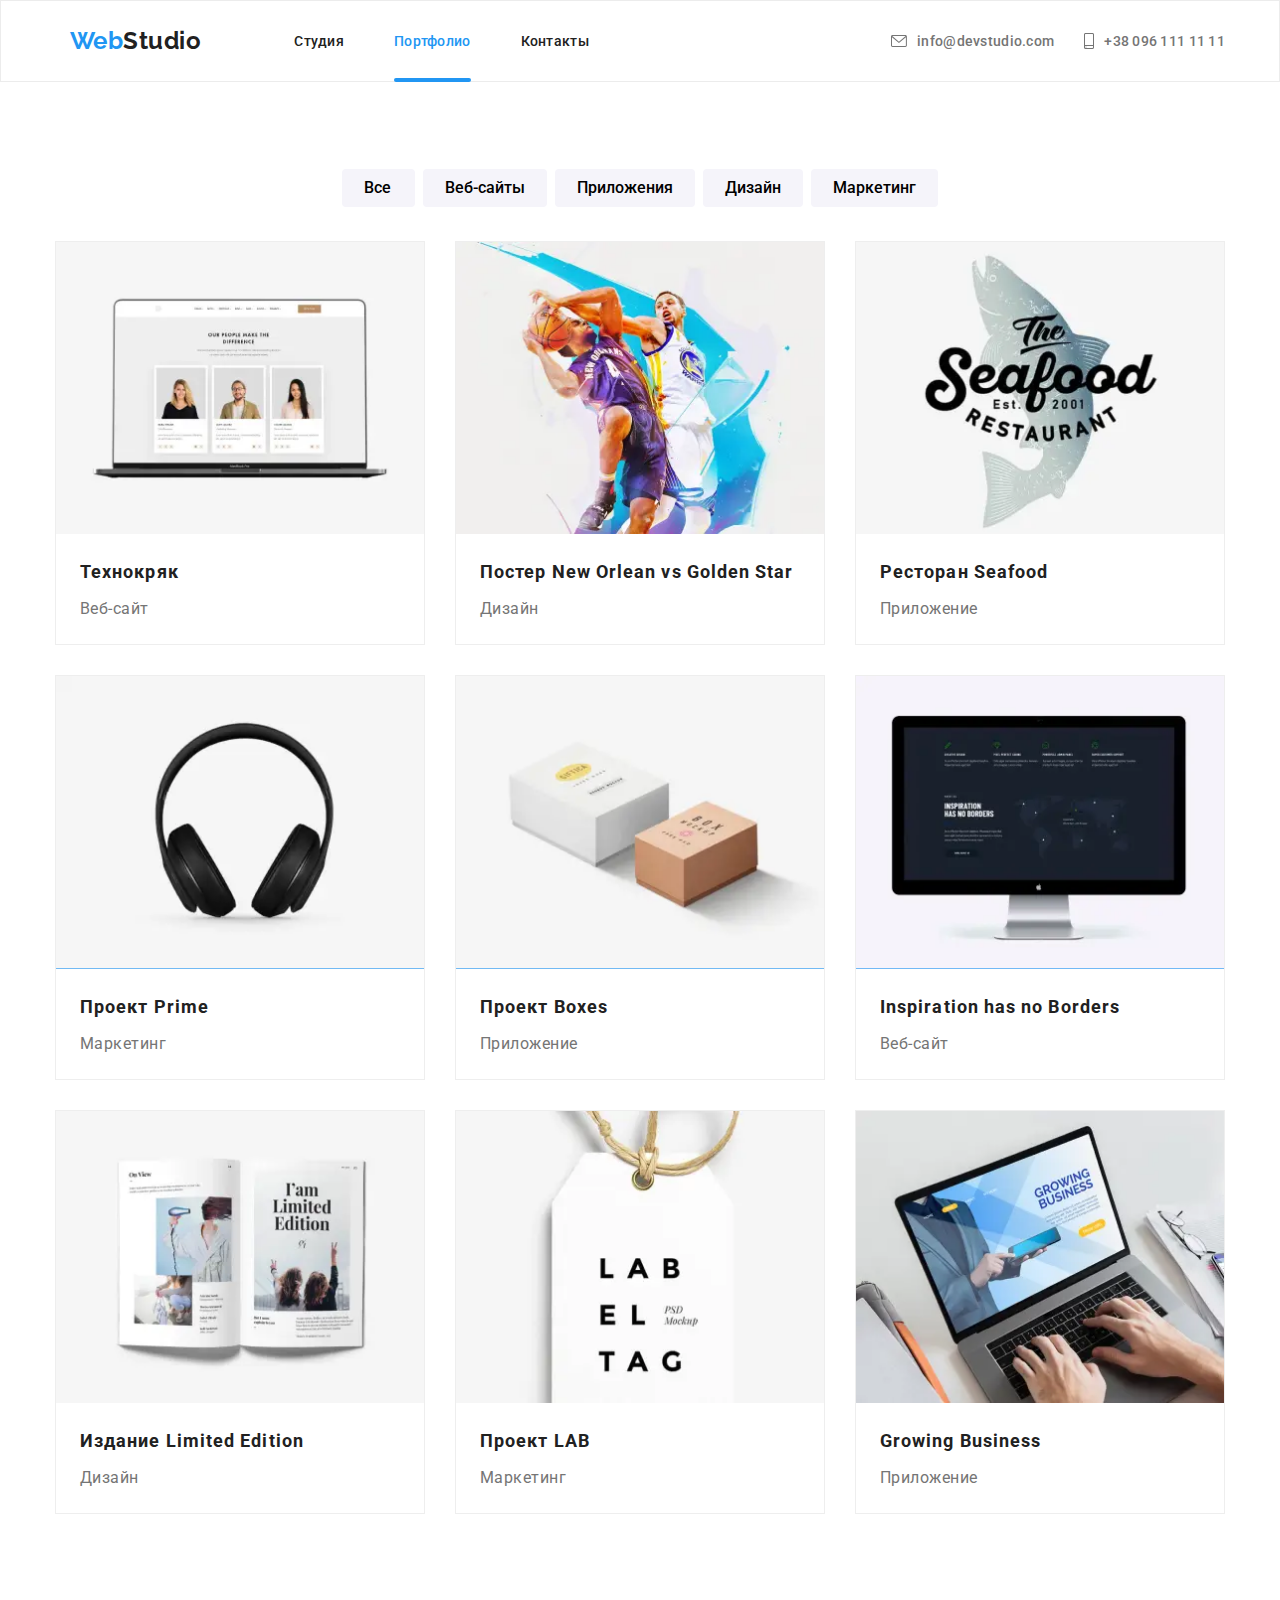
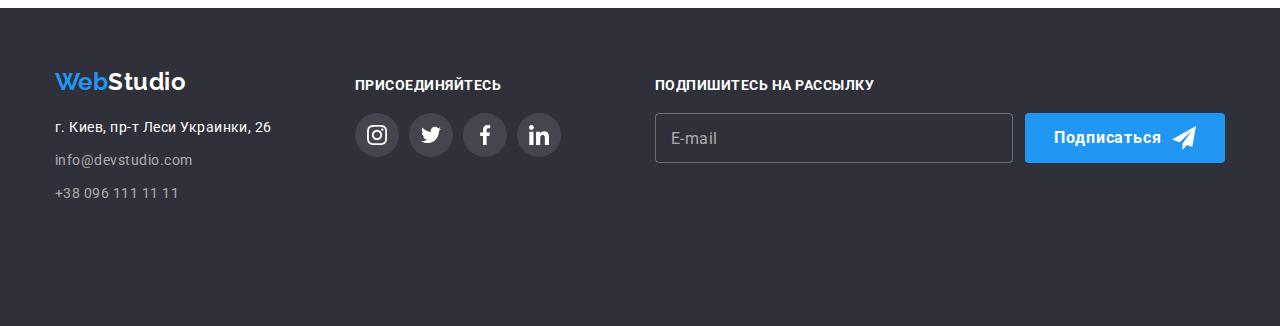
<file: portfolio.html>
<!DOCTYPE html>
<html lang="ru">
  <head>
    <meta charset="UTF-8" />
    <meta name="viewport" content="width=device-width, initial-scale=1.0" />
    <title>Portfolio</title>
    <link rel="preconnect" href="https://fonts.gstatic.com" />
    <link
      href="https://fonts.googleapis.com/css2?family=Raleway:wght@700&family=Roboto:wght@400;500;700&display=swap"
      rel="stylesheet"
    />
    <link
      rel="stylesheet"
      href="https://cdnjs.cloudflare.com/ajax/libs/modern-normalize/1.0.0/modern-normalize.min.css"
    />
    <link rel="stylesheet" href="./css/main.min.css" />
  </head>
  <body>
    <header class="page-header">
      <div class="container page-header-container">
        <nav class="navigation">
          <a href="./index.html" class="logo">Web<span class="logo-color">Studio</span></a>
          <ul class="site-nav list">
            <li class="item"><a class="link" href="./index.html">Студия</a></li>
            <li class="item">
              <a class="link link2 link current" href="">Портфолио</a>
            </li>
            <li class="item"><a class="link" href="">Контакты</a></li>
          </ul>
        </nav>
        <ul class="info list">
          <li class="item">
            <a href="mailto:info@devstudio.com" class="link link-mail">
              <svg class="icon-contact1">
                <use href="./img/symbol-defs2.svg#icon-envelope"></use></svg
              >info@devstudio.com</a
            >
          </li>
          <li class="item">
            <a href="tel:+380961111111" class="link">
              <svg class="icon-contact2">
                <use href="./img/symbol-defs2.svg#icon-smartphone"></use></svg
              >+38 096 111 11 11</a
            >
          </li>
        </ul>

        <button class="burger-btn" data-menu-open>
          <svg class="burger-btn-icon">
            <use href="./img/symbol-defs2.svg#burger-icon"></use>
          </svg>
        </button>
      </div>
      <div class="mobile-menu is-menu-hidden" data-menu>
        <button type="button" class="mobile-menu-close-btn">
          <svg class="mobile-menu-close-icon" data-menu-close>
            <use href="./img/symbol-defs2.svg#icon-close"></use>
          </svg>
        </button>
        <ul class="mobile-menu-navigation-list list">
          <li class="mobile-menu-navigaiton-item">
            <a class="mobile-menu-navigation-link" href="./index.html">Студия</a>
          </li>
          <li class="mobile-menu-navigaiton-item">
            <a class="mobile-menu-navigation-link linkcurrent" href="">Портфолио</a>
          </li>
          <li class="mobile-menu-navigaiton-item">
            <a class="mobile-menu-navigation-link" href="">Контакты</a>
          </li>
        </ul>
        <div class="mobile-contacts">
          <ul class="mobile-menu-contacts list">
            <li class="mobile-menu-contacts-item">
              <a href="tel:+380961111111" class="mobile-menu-contacts-link linkcurrent">+38 096 111 11 11</a>
            </li>
            <li class="mobile-menu-contacts-item">
              <a href="mailto:info@devstudio.com" class="mobile-menu-contacts-link2">info@devstudio.com</a>
            </li>
          </ul>

          <ul class="mobile-social-links-list list">
            <li class="mobile-social-link"><a href=""></a>Instagram</li>
            <li class="mobile-social-link"><a class="mob-social-link" href=""></a>Twitter</li>
            <li class="mobile-social-link"><a class="mob-social-link" href=""></a>Facebook</li>
            <li class="mobile-social-link"><a class="mob-social-link" href=""></a>LinkedIn</li>
          </ul>
        </div>
      </div>
    </header>
    <main>
      <section class="section-examples">
        <div class="container">
          <ul class="list-button list">
            <li class="item">
              <button type="button" class="button-type">Все</button>
            </li>
            <li class="item">
              <button type="button" class="button-type">Веб-сайты</button>
            </li>
            <li class="item">
              <button type="button" class="button-type">Приложения</button>
            </li>
            <li class="item">
              <button type="button" class="button-type">Дизайн</button>
            </li>
            <li class="item">
              <button type="button" class="button-type">Маркетинг</button>
            </li>
          </ul>

          <!--Примеры работ-->

          <h2 hidden>Примеры работ</h2>
          <ul class="examples list">
            <li class="cards">
              <a class="linkcard link" href="">
                <div class="card-img">
                  <picture>
                    <source
                      srcset="
                        ./img/portfolio/portfolio-desktop/portfolio-desktop-01.webp    1x,
                        ./img/portfolio/portfolio-desktop/portfolio-desktop-01@2x.webp 2x,
                        ./img/portfolio/portfolio-desktop/portfolio-desktop-01@3x.webp 3x
                      "
                      media="(min-width: 1200px)"
                      type="image/webp"
                    />

                    <source
                      srcset="
                        ./img/portfolio/portfolio-desktop/portfolio-desktop-01.jpg    1x,
                        ./img/portfolio/portfolio-desktop/portfolio-desktop-01@2x.jpg 2x,
                        ./img/portfolio/portfolio-desktop/portfolio-desktop-01@3x.jpg 3x
                      "
                      media="(min-width: 1200px)"
                    />

                    <source
                      srcset="
                        ./img/portfolio/portfolio-tablet/portfolio-tablet-01.webp    1x,
                        ./img/portfolio/portfolio-tablet/portfolio-tablet-01@2x.webp 2x,
                        ./img/portfolio/portfolio-tablet/portfolio-tablet-01@3x.webp 3x
                      "
                      media="(min-width: 768px)"
                      type="image/webp"
                    />

                    <source
                      srcset="
                        ./img/portfolio/portfolio-tablet/portfolio-tablet-01.jpg    1x,
                        ./img/portfolio/portfolio-tablet/portfolio-tablet-01@2x.jpg 2x,
                        ./img/portfolio/portfolio-tablet/portfolio-tablet-01@3x.jpg 3x
                      "
                      media="(min-width: 768px)"
                    />

                    <source
                      srcset="
                        ./img/portfolio/portfolio-mobile/portfolio-mobile-01.webp    1x,
                        ./img/portfolio/portfolio-mobile/portfolio-mobile-01@2x.webp 2x,
                        ./img/portfolio/portfolio-mobile/portfolio-mobile-01@3x.webp 3x
                      "
                      media="(min-width: 480px)"
                      type="image/webp"
                    />

                    <source
                      srcset="
                        ./img/portfolio/portfolio-mobile/portfolio-mobile-01.jpg    1x,
                        ./img/portfolio/portfolio-mobile/portfolio-mobile-01@2x.jpg 2x,
                        ./img/portfolio/portfolio-mobile/portfolio-mobile-01@3x.jpg 3x
                      "
                      media="(min-width: 480px)"
                    />

                    <img src="./img/portfolio/portfolio-mobile/portfolio-mobile-01.jpg" alt="ноутбук" />
                  </picture>

                  <p class="card-action-text">
                    Технокряк это современная площадка распространения коронавируса. Компании используют эту платформу
                    для цифрового шпионажа и атак на защищённые сервера конкурентов.
                  </p>
                </div>

                <div class="card-content">
                  <h2 class="title">Технокряк</h2>
                  <p class="text">Веб-сайт</p>
                </div>
              </a>
            </li>

            <li class="cards">
              <a class="link" href="">
                <div class="card-img">
                  <picture>
                    <source
                      srcset="
                        ./img/portfolio/portfolio-desktop/portfolio-desktop-02.webp    1x,
                        ./img/portfolio/portfolio-desktop/portfolio-desktop-02@2x.webp 2x,
                        ./img/portfolio/portfolio-desktop/portfolio-desktop-02@3x.webp 3x
                      "
                      media="(min-width: 1200px)"
                      type="image/webp"
                    />

                    <source
                      srcset="
                        ./img/portfolio/portfolio-desktop/portfolio-desktop-02.jpg    1x,
                        ./img/portfolio/portfolio-desktop/portfolio-desktop-02@2x.jpg 2x,
                        ./img/portfolio/portfolio-desktop/portfolio-desktop-02@3x.jpg 3x
                      "
                      media="(min-width: 1200px)"
                    />

                    <source
                      srcset="
                        ./img/portfolio/portfolio-tablet/portfolio-tablet-02.webp    1x,
                        ./img/portfolio/portfolio-tablet/portfolio-tablet-02@2x.webp 2x,
                        ./img/portfolio/portfolio-tablet/portfolio-tablet-02@3x.webp 3x
                      "
                      media="(min-width: 768px)"
                      type="image/webp"
                    />

                    <source
                      srcset="
                        ./img/portfolio/portfolio-tablet/portfolio-tablet-02.jpg    1x,
                        ./img/portfolio/portfolio-tablet/portfolio-tablet-02@2x.jpg 2x,
                        ./img/portfolio/portfolio-tablet/portfolio-tablet-02@3x.jpg 3x
                      "
                      media="(min-width: 768px)"
                    />

                    <source
                      srcset="
                        ./img/portfolio/portfolio-mobile/portfolio-mobile-02.webp    1x,
                        ./img/portfolio/portfolio-mobile/portfolio-mobile-02@2x.webp 2x,
                        ./img/portfolio/portfolio-mobile/portfolio-mobile-02@3x.webp 3x
                      "
                      media="(min-width: 480px)"
                      type="image/webp"
                    />

                    <source
                      srcset="
                        ./img/portfolio/portfolio-mobile/portfolio-mobile-02.jpg    1x,
                        ./img/portfolio/portfolio-mobile/portfolio-mobile-02@2x.jpg 2x,
                        ./img/portfolio/portfolio-mobile/portfolio-mobile-02@3x.jpg 3x
                      "
                      media="(min-width: 480px)"
                    />

                    <img src="./img/portfolio/portfolio-mobile/portfolio-mobile-02.jpg " alt="баскетболисты" />
                  </picture>

                  <p class="card-action-text">
                    Технокряк это современная площадка распространения коронавируса. Компании используют эту платформу
                    для цифрового шпионажа и атак на защищённые сервера конкурентов.
                  </p>
                </div>

                <div class="card-content">
                  <h2 class="title">Постер <span lang="en">New Orlean vs Golden Star</span></h2>
                  <p class="text">Дизайн</p>
                </div>
              </a>
            </li>

            <li class="cards">
              <a class="link" href="">
                <div class="card-img">
                  <picture>
                    <source
                      srcset="
                        ./img/portfolio/portfolio-desktop/portfolio-desktop-03.webp    1x,
                        ./img/portfolio/portfolio-desktop/portfolio-desktop-03@2x.webp 2x,
                        ./img/portfolio/portfolio-desktop/portfolio-desktop-03@3x.webp 3x
                      "
                      media="(min-width: 1200px)"
                      type="image/webp"
                    />

                    <source
                      srcset="
                        ./img/portfolio/portfolio-desktop/portfolio-desktop-03.jpg    1x,
                        ./img/portfolio/portfolio-desktop/portfolio-desktop-03@2x.jpg 2x,
                        ./img/portfolio/portfolio-desktop/portfolio-desktop-03@3x.jpg 3x
                      "
                      media="(min-width: 1200px)"
                    />

                    <source
                      srcset="
                        ./img/portfolio/portfolio-tablet/portfolio-tablet-03.webp    1x,
                        ./img/portfolio/portfolio-tablet/portfolio-tablet-03@2x.webp 2x,
                        ./img/portfolio/portfolio-tablet/portfolio-tablet-03@3x.webp 3x
                      "
                      media="(min-width: 768px)"
                      type="image/webp"
                    />

                    <source
                      srcset="
                        ./img/portfolio/portfolio-tablet/portfolio-tablet-03.jpg    1x,
                        ./img/portfolio/portfolio-tablet/portfolio-tablet-03@2x.jpg 2x,
                        ./img/portfolio/portfolio-tablet/portfolio-tablet-03@3x.jpg 3x
                      "
                      media="(min-width: 768px)"
                    />

                    <source
                      srcset="
                        ./img/portfolio/portfolio-mobile/portfolio-mobile-03.webp    1x,
                        ./img/portfolio/portfolio-mobile/portfolio-mobile-03@2x.webp 2x,
                        ./img/portfolio/portfolio-mobile/portfolio-mobile-03@3x.webp 3x
                      "
                      media="(min-width: 480px)"
                      type="image/webp"
                    />

                    <source
                      srcset="
                        ./img/portfolio/portfolio-mobile/portfolio-mobile-03.jpg    1x,
                        ./img/portfolio/portfolio-mobile/portfolio-mobile-03@2x.jpg 2x,
                        ./img/portfolio/portfolio-mobile/portfolio-mobile-03@3x.jpg 3x
                      "
                      media="(min-width: 480px)"
                    />

                    <img src="./img/portfolio/portfolio-mobile/portfolio-mobile-03.jpg" alt="морепродукты" />
                  </picture>

                  <p class="card-action-text">
                    Технокряк это современная площадка распространения коронавируса. Компании используют эту платформу
                    для цифрового шпионажа и атак на защищённые сервера конкурентов.
                  </p>
                </div>
                <div class="card-content">
                  <h2 class="title">Ресторан <span lang="en">Seafood</span></h2>
                  <p class="text">Приложение</p>
                </div>
              </a>
            </li>

            <li class="cards">
              <a class="link" href="">
                <div class="card-img">
                  <picture>
                    <source
                      srcset="
                        ./img/portfolio/portfolio-desktop/portfolio-desktop-04.webp    1x,
                        ./img/portfolio/portfolio-desktop/portfolio-desktop-04@2x.webp 2x,
                        ./img/portfolio/portfolio-desktop/portfolio-desktop-04@3x.webp 3x
                      "
                      media="(min-width: 1200px)"
                      type="image/webp"
                    />

                    <source
                      srcset="
                        ./img/portfolio/portfolio-desktop/portfolio-desktop-04.jpg    1x,
                        ./img/portfolio/portfolio-desktop/portfolio-desktop-04@2x.jpg 2x,
                        ./img/portfolio/portfolio-desktop/portfolio-desktop-04@3x.jpg 3x
                      "
                      media="(min-width: 1200px)"
                    />

                    <source
                      srcset="
                        ./img/portfolio/portfolio-tablet/portfolio-tablet-04.webp    1x,
                        ./img/portfolio/portfolio-tablet/portfolio-tablet-04@2x.webp 2x,
                        ./img/portfolio/portfolio-tablet/portfolio-tablet-04@3x.webp 3x
                      "
                      media="(min-width: 768px)"
                      type="image/webp"
                    />

                    <source
                      srcset="
                        ./img/portfolio/portfolio-tablet/portfolio-tablet-04.jpg    1x,
                        ./img/portfolio/portfolio-tablet/portfolio-tablet-04@2x.jpg 2x,
                        ./img/portfolio/portfolio-tablet/portfolio-tablet-04@3x.jpg 3x
                      "
                      media="(min-width: 768px)"
                    />

                    <source
                      srcset="
                        ./img/portfolio/portfolio-mobile/portfolio-mobile-04.webp    1x,
                        ./img/portfolio/portfolio-mobile/portfolio-mobile-04@2x.webp 2x,
                        ./img/portfolio/portfolio-mobile/portfolio-mobile-04@3x.webp 3x
                      "
                      media="(min-width: 480px)"
                      type="image/webp"
                    />

                    <source
                      srcset="
                        ./img/portfolio/portfolio-mobile/portfolio-mobile-04.jpg    1x,
                        ./img/portfolio/portfolio-mobile/portfolio-mobile-04@2x.jpg 2x,
                        ./img/portfolio/portfolio-mobile/portfolio-mobile-04@3x.jpg 3x
                      "
                      media="(min-width: 480px)"
                    />

                    <img src="./img/portfolio/portfolio-mobile/portfolio-mobile-04.jpg" alt="наушники" />
                  </picture>

                  <p class="card-action-text">
                    Технокряк это современная площадка распространения коронавируса. Компании используют эту платформу
                    для цифрового шпионажа и атак на защищённые сервера конкурентов.
                  </p>
                </div>
                <div class="card-content">
                  <h2 class="title">Проект <span lang="en">Prime</span></h2>
                  <p class="text">Маркетинг</p>
                </div>
              </a>
            </li>

            <li class="cards">
              <a class="link" href="">
                <div class="card-img">
                  <picture>
                    <source
                      srcset="
                        ./img/portfolio/portfolio-desktop/portfolio-desktop-05.webp    1x,
                        ./img/portfolio/portfolio-desktop/portfolio-desktop-05@2x.webp 2x,
                        ./img/portfolio/portfolio-desktop/portfolio-desktop-05@3x.webp 3x
                      "
                      media="(min-width: 1200px)"
                      type="image/webp"
                    />

                    <source
                      srcset="
                        ./img/portfolio/portfolio-desktop/portfolio-desktop-05.jpg    1x,
                        ./img/portfolio/portfolio-desktop/portfolio-desktop-05@2x.jpg 2x,
                        ./img/portfolio/portfolio-desktop/portfolio-desktop-05@3x.jpg 3x
                      "
                      media="(min-width: 1200px)"
                    />

                    <source
                      srcset="
                        ./img/portfolio/portfolio-tablet/portfolio-tablet-05.webp    1x,
                        ./img/portfolio/portfolio-tablet/portfolio-tablet-05@2x.webp 2x,
                        ./img/portfolio/portfolio-tablet/portfolio-tablet-05@3x.webp 3x
                      "
                      media="(min-width: 768px)"
                      type="image/webp"
                    />

                    <source
                      srcset="
                        ./img/portfolio/portfolio-tablet/portfolio-tablet-05.jpg    1x,
                        ./img/portfolio/portfolio-tablet/portfolio-tablet-05@2x.jpg 2x,
                        ./img/portfolio/portfolio-tablet/portfolio-tablet-05@3x.jpg 3x
                      "
                      media="(min-width: 768px)"
                    />

                    <source
                      srcset="
                        ./img/portfolio/portfolio-mobile/portfolio-mobile-05.webp    1x,
                        ./img/portfolio/portfolio-mobile/portfolio-mobile-05@2x.webp 2x,
                        ./img/portfolio/portfolio-mobile/portfolio-mobile-05@3x.webp 3x
                      "
                      media="(min-width: 480px)"
                      type="image/webp"
                    />

                    <source
                      srcset="
                        ./img/portfolio/portfolio-mobile/portfolio-mobile-05.jpg    1x,
                        ./img/portfolio/portfolio-mobile/portfolio-mobile-05@2x.jpg 2x,
                        ./img/portfolio/portfolio-mobile/portfolio-mobile-05@3x.jpg 3x
                      "
                      media="(min-width: 480px)"
                    />

                    <img src="./img/portfolio/portfolio-mobile/portfolio-mobile-05.jpg" alt="коробка" />
                  </picture>
                  <p class="card-action-text">
                    Технокряк это современная площадка распространения коронавируса. Компании используют эту платформу
                    для цифрового шпионажа и атак на защищённые сервера конкурентов.
                  </p>
                </div>
                <div class="card-content">
                  <h2 class="title">Проект <span lang="en">Boxes</span></h2>
                  <p class="text">Приложение</p>
                </div>
              </a>
            </li>

            <li class="cards">
              <a class="link" href="">
                <div class="card-img">
                  <picture>
                    <source
                      srcset="
                        ./img/portfolio/portfolio-desktop/portfolio-desktop-06.webp    1x,
                        ./img/portfolio/portfolio-desktop/portfolio-desktop-06@2x.webp 2x,
                        ./img/portfolio/portfolio-desktop/portfolio-desktop-06@3x.webp 3x
                      "
                      media="(min-width: 1200px)"
                      type="image/webp"
                    />

                    <source
                      srcset="
                        ./img/portfolio/portfolio-desktop/portfolio-desktop-06.jpg    1x,
                        ./img/portfolio/portfolio-desktop/portfolio-desktop-06@2x.jpg 2x,
                        ./img/portfolio/portfolio-desktop/portfolio-desktop-06@3x.jpg 3x
                      "
                      media="(min-width: 1200px)"
                    />

                    <source
                      srcset="
                        ./img/portfolio/portfolio-tablet/portfolio-tablet-06.webp    1x,
                        ./img/portfolio/portfolio-tablet/portfolio-tablet-06@2x.webp 2x,
                        ./img/portfolio/portfolio-tablet/portfolio-tablet-06@3x.webp 3x
                      "
                      media="(min-width: 768px)"
                      type="image/webp"
                    />

                    <source
                      srcset="
                        ./img/portfolio/portfolio-tablet/portfolio-tablet-06.jpg    1x,
                        ./img/portfolio/portfolio-tablet/portfolio-tablet-06@2x.jpg 2x,
                        ./img/portfolio/portfolio-tablet/portfolio-tablet-06@3x.jpg 3x
                      "
                      media="(min-width: 768px)"
                    />

                    <source
                      srcset="
                        ./img/portfolio/portfolio-mobile/portfolio-mobile-06.webp    1x,
                        ./img/portfolio/portfolio-mobile/portfolio-mobile-06@2x.webp 2x,
                        ./img/portfolio/portfolio-mobile/portfolio-mobile-06@3x.webp 3x
                      "
                      media="(min-width: 480px)"
                      type="image/webp"
                    />

                    <source
                      srcset="
                        ./img/portfolio/portfolio-mobile/portfolio-mobile-06.jpg    1x,
                        ./img/portfolio/portfolio-mobile/portfolio-mobile-06@2x.jpg 2x,
                        ./img/portfolio/portfolio-mobile/portfolio-mobile-06@3x.jpg 3x
                      "
                      media="(min-width: 480px)"
                    />

                    <img src="./img/portfolio/portfolio-mobile/portfolio-mobile-06.jpg" alt="монитор" />
                  </picture>

                  <p class="card-action-text">
                    Технокряк это современная площадка распространения коронавируса. Компании используют эту платформу
                    для цифрового шпионажа и атак на защищённые сервера конкурентов.
                  </p>
                </div>
                <div class="card-content">
                  <h2 lang="en" class="title">Inspiration has no Borders</h2>
                  <p class="text">Веб-сайт</p>
                </div>
              </a>
            </li>

            <li class="cards">
              <a class="link" href="">
                <div class="card-img">
                  <picture>
                    <source
                      srcset="
                        ./img/portfolio/portfolio-desktop/portfolio-desktop-07.webp    1x,
                        ./img/portfolio/portfolio-desktop/portfolio-desktop-07@2x.webp 2x,
                        ./img/portfolio/portfolio-desktop/portfolio-desktop-07@3x.webp 3x
                      "
                      media="(min-width: 1200px)"
                      type="image/webp"
                    />

                    <source
                      srcset="
                        ./img/portfolio/portfolio-desktop/portfolio-desktop-07.jpg    1x,
                        ./img/portfolio/portfolio-desktop/portfolio-desktop-07@2x.jpg 2x,
                        ./img/portfolio/portfolio-desktop/portfolio-desktop-07@3x.jpg 3x
                      "
                      media="(min-width: 1200px)"
                    />

                    <source
                      srcset="
                        ./img/portfolio/portfolio-tablet/portfolio-tablet-07.webp    1x,
                        ./img/portfolio/portfolio-tablet/portfolio-tablet-07@2x.webp 2x,
                        ./img/portfolio/portfolio-tablet/portfolio-tablet-07@3x.webp 3x
                      "
                      media="(min-width: 768px)"
                      type="image/webp"
                    />

                    <source
                      srcset="
                        ./img/portfolio/portfolio-tablet/portfolio-tablet-07.jpg    1x,
                        ./img/portfolio/portfolio-tablet/portfolio-tablet-07@2x.jpg 2x,
                        ./img/portfolio/portfolio-tablet/portfolio-tablet-07@3x.jpg 3x
                      "
                      media="(min-width: 768px)"
                    />

                    <source
                      srcset="
                        ./img/portfolio/portfolio-mobile/portfolio-mobile-07.webp    1x,
                        ./img/portfolio/portfolio-mobile/portfolio-mobile-07@2x.webp 2x,
                        ./img/portfolio/portfolio-mobile/portfolio-mobile-07@3x.webp 3x
                      "
                      media="(min-width: 480px)"
                      type="image/webp"
                    />

                    <source
                      srcset="
                        ./img/portfolio/portfolio-mobile/portfolio-mobile-07.jpg    1x,
                        ./img/portfolio/portfolio-mobile/portfolio-mobile-07@2x.jpg 2x,
                        ./img/portfolio/portfolio-mobile/portfolio-mobile-07@3x.jpg 3x
                      "
                      media="(min-width: 480px)"
                    />

                    <img src="./img/portfolio/portfolio-mobile/portfolio-mobile-07.jpg" alt="журнал" />
                  </picture>

                  <p class="card-action-text">
                    Технокряк это современная площадка распространения коронавируса. Компании используют эту платформу
                    для цифрового шпионажа и атак на защищённые сервера конкурентов.
                  </p>
                </div>
                <div class="card-content">
                  <h2 class="title">Издание <span lang="en">Limited Edition</span></h2>
                  <p class="text">Дизайн</p>
                </div>
              </a>
            </li>

            <li class="cards">
              <a class="link" href="">
                <div class="card-img">
                  <picture>
                    <source
                      srcset="
                        ./img/portfolio/portfolio-desktop/portfolio-desktop-08.webp    1x,
                        ./img/portfolio/portfolio-desktop/portfolio-desktop-08@2x.webp 2x,
                        ./img/portfolio/portfolio-desktop/portfolio-desktop-08@3x.webp 3x
                      "
                      media="(min-width: 1200px)"
                      type="image/webp"
                    />

                    <source
                      srcset="
                        ./img/portfolio/portfolio-desktop/portfolio-desktop-08.jpg    1x,
                        ./img/portfolio/portfolio-desktop/portfolio-desktop-08@2x.jpg 2x,
                        ./img/portfolio/portfolio-desktop/portfolio-desktop-08@3x.jpg 3x
                      "
                      media="(min-width: 1200px)"
                    />

                    <source
                      srcset="
                        ./img/portfolio/portfolio-tablet/portfolio-tablet-08.webp    1x,
                        ./img/portfolio/portfolio-tablet/portfolio-tablet-08@2x.webp 2x,
                        ./img/portfolio/portfolio-tablet/portfolio-tablet-08@3x.webp 3x
                      "
                      media="(min-width: 768px)"
                      type="image/webp"
                    />

                    <source
                      srcset="
                        ./img/portfolio/portfolio-tablet/portfolio-tablet-08.jpg    1x,
                        ./img/portfolio/portfolio-tablet/portfolio-tablet-08@2x.jpg 2x,
                        ./img/portfolio/portfolio-tablet/portfolio-tablet-08@3x.jpg 3x
                      "
                      media="(min-width: 768px)"
                    />

                    <source
                      srcset="
                        ./img/portfolio/portfolio-mobile/portfolio-mobile-08.webp    1x,
                        ./img/portfolio/portfolio-mobile/portfolio-mobile-08@2x.webp 2x,
                        ./img/portfolio/portfolio-mobile/portfolio-mobile-08@3x.webp 3x
                      "
                      media="(min-width: 480px)"
                      type="image/webp"
                    />

                    <source
                      srcset="
                        ./img/portfolio/portfolio-mobile/portfolio-mobile-08.jpg    1x,
                        ./img/portfolio/portfolio-mobile/portfolio-mobile-08@2x.jpg 2x,
                        ./img/portfolio/portfolio-mobile/portfolio-mobile-08@3x.jpg 3x
                      "
                      media="(min-width: 480px)"
                    />

                    <img src="./img/portfolio/portfolio-mobile/portfolio-mobile-08.jpg" alt="бирка" />
                  </picture>

                  <p class="card-action-text">
                    Технокряк это современная площадка распространения коронавируса. Компании используют эту платформу
                    для цифрового шпионажа и атак на защищённые сервера конкурентов.
                  </p>
                </div>
                <div class="card-content">
                  <h2 class="title">Проект <span lang="en"> LAB</span></h2>
                  <p class="text">Маркетинг</p>
                </div>
              </a>
            </li>

            <li class="cards">
              <a class="link" href="">
                <div class="card-img">
                  <picture>
                    <source
                      srcset="
                        ./img/portfolio/portfolio-desktop/portfolio-desktop-09.webp    1x,
                        ./img/portfolio/portfolio-desktop/portfolio-desktop-09@2x.webp 2x,
                        ./img/portfolio/portfolio-desktop/portfolio-desktop-09@3x.webp 3x
                      "
                      media="(min-width: 1200px)"
                      type="image/webp"
                    />

                    <source
                      srcset="
                        ./img/portfolio/portfolio-desktop/portfolio-desktop-09.jpg    1x,
                        ./img/portfolio/portfolio-desktop/portfolio-desktop-09@2x.jpg 2x,
                        ./img/portfolio/portfolio-desktop/portfolio-desktop-09@3x.jpg 3x
                      "
                      media="(min-width: 1200px)"
                    />

                    <source
                      srcset="
                        ./img/portfolio/portfolio-tablet/portfolio-tablet-09.webp    1x,
                        ./img/portfolio/portfolio-tablet/portfolio-tablet-09@2x.webp 2x,
                        ./img/portfolio/portfolio-tablet/portfolio-tablet-09@3x.webp 3x
                      "
                      media="(min-width: 768px)"
                      type="image/webp"
                    />

                    <source
                      srcset="
                        ./img/portfolio/portfolio-tablet/portfolio-tablet-09.jpg    1x,
                        ./img/portfolio/portfolio-tablet/portfolio-tablet-09@2x.jpg 2x,
                        ./img/portfolio/portfolio-tablet/portfolio-tablet-09@3x.jpg 3x
                      "
                      media="(min-width: 768px)"
                    />

                    <source
                      srcset="
                        ./img/portfolio/portfolio-mobile/portfolio-mobile-09.webp    1x,
                        ./img/portfolio/portfolio-mobile/portfolio-mobile-09@2x.webp 2x,
                        ./img/portfolio/portfolio-mobile/portfolio-mobile-09@3x.webp 3x
                      "
                      media="(min-width: 480px)"
                      type="image/webp"
                    />

                    <source
                      srcset="
                        ./img/portfolio/portfolio-mobile/portfolio-mobile-09.jpg    1x,
                        ./img/portfolio/portfolio-mobile/portfolio-mobile-09@2x.jpg 2x,
                        ./img/portfolio/portfolio-mobile/portfolio-mobile-09@3x.jpg 3x
                      "
                      media="(min-width: 480px)"
                    />

                    <img src="./img/portfolio/portfolio-mobile/portfolio-mobile-09.jpg" alt="ноутбук" />
                  </picture>

                  <p class="card-action-text">
                    Технокряк это современная площадка распространения коронавируса. Компании используют эту платформу
                    для цифрового шпионажа и атак на защищённые сервера конкурентов.
                  </p>
                </div>
                <div class="card-content">
                  <h2 lang="en" class="title">Growing Business</h2>
                  <p class="text">Приложение</p>
                </div>
              </a>
            </li>
          </ul>
        </div>
      </section>
    </main>

    <footer class="footer">
      <div class="container container-footer">
        <div class="container-footer-adress">
          <a href="./index.html" class="logo">Web<span class="logo-color">Studio</span></a>
          <address class="address">
            <ul class="infolink list">
              <li class="linkcontacts">
                <a
                  class="link-adress"
                  href="https://www.google.com/maps/d/embed?mid=10uSM3H-mIU3GznYo2szRIEphczw"
                  target="_blank"
                  rel="noopener noreferrer"
                  >г. Киев, пр-т Леси Украинки, 26</a
                >
              </li>
              <li class="contactslink">
                <a class="link" href="mailto:info@devstudio.com">info@devstudio.com</a>
              </li>
              <li class="contactslink">
                <a class="link" href="tel:+380961111111">+38 096 111 11 11</a>
              </li>
            </ul>
          </address>
        </div>

        <div class="container-social-link">
          <p class="title">присоединяйтесь</p>
          <ul class="social-link">
            <li class="social-link-list list">
              <a class="button-icon" href="">
                <svg class="icon-button">
                  <use href="./img/symbol-defs2.svg#icon-instagram-2"></use>
                </svg>
              </a>
            </li>
            <li class="social-link-list list">
              <a class="button-icon" href="">
                <svg class="icon-button">
                  <use href="./img/symbol-defs2.svg#icon-twitter-1"></use></svg
              ></a>
            </li>
            <li class="social-link-list list">
              <a class="button-icon" href="">
                <svg class="icon-button">
                  <use href="./img/symbol-defs2.svg#icon-facebook-1"></use></svg
              ></a>
            </li>
            <li class="social-link-list list">
              <a class="button-icon" href="">
                <svg class="icon-button">
                  <use href="./img/symbol-defs2.svg#icon-linkedin-1"></use></svg
              ></a>
            </li>
          </ul>
        </div>

        <div class="subscribtion">
          <p class="title">Подпишитесь на рассылку</p>
          <form action="" class="subscribtion-form">
            <label for="user-name"></label>
            <input class="subscribtion-footer" type="email" name="email" placeholder="E-mail" />
            <button class="subscribtion-button-footer" type="submit">
              Подписаться
              <svg class="icon-subscribtion-button-footer">
                <use href="./img/symbol-defs2.svg#icon-icon-send"></use>
              </svg>
            </button>
          </form>
        </div>
      </div>
    </footer>
    <script src="./js/menu.js"></script>
  </body>
</html>
</file>
<file: css/main.min.css>
:root{--primary-text-color: #757575;--title-text-color: #212121;--accent-color: #2196f3}.visually-hidden{position:absolute !important;clip:rect(1px 1px 1px 1px);clip:rect(1px, 1px, 1px, 1px);padding:0 !important;border:0 !important;height:1px !important;width:1px !important;overflow:hidden}body{background-color:#ffffff;color:var(--primary-text-color);font-family:Roboto, sans-serif;letter-spacing:0.03em;padding-top:60px}h1,h2,h3,h4,h5,h6,p{margin:0px}ul,ol{margin:0px;padding:0px}img{display:block;max-width:100%;height:auto}.list{list-style:none}.section-title{color:var(--title-text-color);font-size:28px;font-weight:700;line-height:1.179;text-align:center;margin-bottom:30px}@media screen and (min-width: 768px){.body{padding-top:80px}}@media screen and (min-width: 1200px){.section-title{font-size:42px;font-weight:700;line-height:.857;margin-bottom:50px}}.container{width:100%;padding-left:15px;padding-right:15px;margin-left:auto;margin-right:auto}@media screen and (min-width: 480px){.container{max-width:480px;margin:0 auto}}@media screen and (min-width: 768px){.container{max-width:768px}}@media screen and (min-width: 1200px){.container{max-width:1200px}}.logo{color:var(--accent-color);font-family:Raleway, sans-serif;font-size:24px;font-weight:700;line-height:1.167;text-decoration:none;margin-left:15px;padding-top:16px;padding-bottom:16px}.logo-color{color:var(--title-text-color)}@media screen and (min-width: 768px){.logo{margin-right:88px;padding-top:26px;padding-bottom:26px}}@media screen and (min-width: 1200px){.logo{margin-right:93px;padding-top:24px;padding-bottom:25px}}.backdrop{position:fixed;z-index:4;top:0;left:0;width:100%;height:100%;background-color:rgba(0,0,0,0.2);opacity:1;transition:all 250ms cubic-bezier(0.4, 0, 0.2, 1)}.backdrop.is-hidden{opacity:0;visibility:hidden;pointer-events:none}.modal{position:absolute;top:50%;left:50%;transform:translate(-50%, -50%) scale(1);width:100%;max-width:450px;height:95vh;max-height:609px;overflow:scroll;background-color:#ffffff;box-shadow:0px 1px 3px rgba(0,0,0,0.12),0px 1px 1px rgba(0,0,0,0.14),0px 2px 1px rgba(0,0,0,0.2);border-radius:4px;padding:40px}.backdrop.is-hidden .modal{transform:translate(-50%, -50%) scale(1.1)}.close-button{position:absolute;top:8px;right:8px;width:30px;height:30px;text-align:center;background-color:#ffffff;border-radius:50%;border:1px solid rgba(0,0,0,0.1);align-items:center;cursor:pointer}.icon-close{position:absolute;top:50%;left:50%;transform:translate(-50%, -50%);width:18px;height:18px;transition:fill 250ms cubic-bezier(0.4, 0, 0.2, 1)}.close-button:hover .icon-close{fill:var(--accent-color)}@media screen and (min-width: 1200px){.modal{max-width:528px;height:581px;border-radius:4px}}.social-link{display:flex;justify-content:center;margin-top:16px}.social-link-list:not(:last-child){margin-right:10px}.button-icon{display:flex;width:44px;height:44px;border-radius:50%;justify-content:center;align-items:center;transition:background-color 250ms cubic-bezier(0.4, 0, 0.2, 1)}.button-icon:hover,.button-icon:focus{width:44px;height:44px;border-radius:50%;background-color:var(--accent-color)}.icon-button{width:20px;height:20px;fill:#afb1b8;transition:fill 250ms cubic-bezier(0.4, 0, 0.2, 1)}.button-icon:hover .icon-button,.button-icon:focus .icon-button{fill:#ffffff}@media screen and (min-width: 768px){.social-link{justify-content:center}}@media screen and (min-width: 1200px){.container-social-link .social-link{justify-content:left}}.button{border-radius:4px;padding:10px 32px;margin-top:30px;min-width:200px;height:50px;text-align:center;background-color:var(--accent-color);font-size:16px;font-weight:700;line-height:1.875;letter-spacing:0.06em;border:0px;color:#ffffff;box-shadow:0px 4px 4px rgba(0,0,0,0.15);cursor:pointer;transition:background-color 250ms cubic-bezier(0.4, 0, 0.2, 1),opacity 250ms cubic-bezier(0.4, 0, 0.2, 1)}.button:hover{background-color:#188ce8}.button-type{display:flex;background:#f5f4fa;border-radius:4px;border:none;padding:6px 22px;min-width:73px;height:38px;text-align:center;font-size:16px;font-weight:500;line-height:1.625;cursor:pointer;transition:background-color 250ms cubic-bezier(0.4, 0, 0.2, 1),color 250ms cubic-bezier(0.4, 0, 0.2, 1)}.button-type:hover,.button-type:focus{color:#ffffff;background-color:var(--accent-color);box-shadow:0px 3px 1px rgba(0,0,0,0.1),0px 1px 2px rgba(0,0,0,0.08),0px 2px 2px rgba(0,0,0,0.12)}.subscribtion-button-footer{display:flex;justify-content:center;align-items:center;border-radius:4px;min-width:200px;height:50px;font-size:16px;font-weight:700;line-height:1.875;text-align:center;letter-spacing:0.06em;color:#ffffff;background-color:var(--accent-color);border:1px solid transparent;transition:background-color 250ms cubic-bezier(0.4, 0, 0.2, 1);margin-top:30px;margin-left:auto;margin-right:auto}.subscribtion-button-footer:hover{background-color:#188ce8}@media screen and (min-width: 1200px){.subscribtion-button-footer{margin-top:0;margin-left:0;margin-left:0}}.send-button{margin-left:auto;margin-right:auto;margin-top:30px;border-radius:4px;min-width:200px;height:50px;font-weight:700;font-size:16px;line-height:1.875;text-align:center;letter-spacing:0.06em;color:#ffffff;background-color:var(--accent-color);box-shadow:0px 4px 4px rgba(0,0,0,0.15);border:1px solid transparent;cursor:pointer;transition:background-color 250ms cubic-bezier(0.4, 0, 0.2, 1)}.send-button:hover{background-color:#188ce8}.modal-title{font-size:20px;font-weight:700;line-height:1.5;text-align:center;letter-spacing:0.03em;color:#212121;margin-bottom:12px}.contract-terms{font-size:12px;line-height:1.16;letter-spacing:0.03em;color:var(--accent-color)}.contract-terms2{font-size:12px;font-weight:400;line-height:1.167;letter-spacing:0.03em;color:#757575}.contract-terms1{font-size:12px;font-weight:400;line-height:1.167;letter-spacing:0.01em;color:#757575}.form-field{display:flex;flex-direction:column;width:100%}.contact-form-field+.contact-form-field{margin-top:10px}.contacts-input-wrapper{position:relative;display:block;margin-top:4px}.contacts-input{display:block;width:100%;height:40px;background-color:transparent;border-radius:4px;border:1px solid rgba(33,33,33,0.2);padding-left:42px;transition:border-color 250ms cubic-bezier(0.4, 0, 0.2, 1),fill 250ms cubic-bezier(0.4, 0, 0.2, 1);cursor:pointer;font-size:12px;line-height:1.16;letter-spacing:0.01em}.contacts-input:focus{border-color:var(--accent-color);outline:none}.icon{position:absolute;display:block;top:50%;left:15px;transform:translateY(-50%)}.contacts-input:focus+.icon{fill:var(--accent-color)}.contact-form-comment{resize:none;height:120px;border:1px solid rgba(33,33,33,0.2);border-radius:4px;margin-top:4px;padding:12px 16px;transition:borger-color 250ms cubic-bezier(0.4, 0, 0.2, 1);cursor:pointer;font-size:12px;line-height:1.16;letter-spacing:0.01em}.contact-form-comment:focus{border-color:var(--accent-color);outline:none}.contact-form-comment::placeholder{color:rgba(117,117,117,0.5)}.contact-form-policy{margin-top:20px}.contact-form-policy::before{display:inline-block;content:'';width:16px;height:15px;border:2px solid #212121;border-radius:2px;margin-right:8px;background-image:url(../img/Vector.svg);background-repeat:no-repeat;background-position:center;vertical-align:text-top;cursor:pointer}.contact-form-check-policy:checked+.contact-form-policy::before{background-color:var(--accent-color);border:var(--accent-color)}.contact-form-check-policy:focus+.contact-form-policy::before{border-color:var(--accent-color)}@media screen and (min-width: 1200px){.modal-title{font-size:20px;font-weight:700;line-height:1.15}.contract-terms2{font-size:14px;font-weight:400;line-height:1.714;letter-spacing:0.03em;color:#757575}.contract-terms{font-size:14px;line-height:1.71}}.subscribtion-form{display:block}.subscribtion-footer{width:100%;height:50px;background-color:transparent;border-radius:4px;border:1px solid rgba(255,255,255,0.3);margin-right:12px;padding-top:16px;padding-left:15px;padding-bottom:16px;color:#ffffff}.subscribtion-footer::placeholder{font-size:16px;font-weight:400;line-height:1.25;letter-spacing:0.03em;color:rgba(255,255,255,0.6)}.icon-subscribtion-button-footer{height:24px;width:24px;margin-left:10px}@media screen and (min-width: 768px){.subscribtion-footer{max-width:450px}}@media screen and (min-width: 1200px){.subscribtion-form{display:flex}.subscribtion-footer{min-width:358px}}.address{font-size:14px;font-weight:400;line-height:1.714;color:#ffffff;font-style:normal}.infolink .link-adress{color:#ffffff;text-decoration:none}.infolink .linkcontacts{margin-top:20px}.infolink .contactslink{margin-top:9px}.infolink .link{color:rgba(255,255,255,0.6);text-decoration:none;transition:color 250ms cubic-bezier(0.4, 0, 0.2, 1)}.infolink .link:hover,.infolink .link:focus{color:var(--accent-color)}.contacts-list{width:270px;padding:60px 0px;align-items:center}.contacts-list .logo{margin-bottom:20px}.page-header{position:relative;background-color:#ffffff;display:flex;width:100%;min-height:60px;border:1px solid #ececec;position:fixed;left:0;top:0;z-index:1}.page-header-container{display:flex;align-items:center;justify-content:space-between}.burger-btn{border:none;background-color:transparent}.burger-btn-icon{width:40px;height:40px;fill:var(--title-text-color)}.burger-btn:focus .burger-btn-icon{fill:var(--accent-color)}.mobile-menu{position:absolute;top:0;left:50%;width:100%;max-width:480px;max-height:100hv;padding-top:48px;padding-left:40px;background-color:#ffffff;overflow:scroll;box-shadow:0 0 0 50vmax rgba(0,0,0,0.5);transform:translateY(0%) translateX(-50%);transition:transform 250ms cubic-bezier(0.4, 0, 0.2, 1)}.mobile-menu.is-menu-hidden{transform:translateY(-100%) translateX(-50%);box-shadow:0 0 0 50vmax rgba(0,0,0,0);transition:transform 250ms cubic-bezier(0.4, 0, 0.2, 1),box-shadow 250ms cubic-bezier(0.4, 0, 0.2, 1)}.mobile-menu-close-btn{position:absolute;top:10px;right:15px;background-color:transparent;border:none}.mobile-menu-close-icon{width:40px;height:40px}.mobile-menu *{transition:opacity 250ms cubic-bezier(0.4, 0, 0.2, 1);opacity:1}.mobile-menu.is-menu-hidden{transition:opacity 250ms cubic-bezier(0.4, 0, 0.2, 1);opacity:0}.mobile-menu-navigaiton-item:not(:last-child){margin-bottom:36px}.mobile-menu-navigaiton-item .linkcurrent{color:var(--accent-color)}.mobile-menu-navigation-list{margin-bottom:190px}.mobile-menu-navigation-link{font-size:40px;line-height:1.175;letter-spacing:0.02em;color:var(--title-text-color);text-decoration:none}.mobile-menu-navigation-link:focus,.mobile-menu-navigation-link:hover{color:var(--accent-color)}.mobile-menu-contacts{margin-bottom:64px}.mobile-menu-contacts-item{margin-bottom:32px}.mobile-menu-contacts-item .linkcurrent{color:var(--accent-color)}.mobile-menu-contacts-link{font-size:34px;font-weight:500;line-height:1.176;letter-spacing:0.02em;text-decoration:none}.mobile-menu-contacts-link:focus,.mobile-menu-contacts-link:hover{color:var(--accent-color)}.mobile-menu-contacts-link2{font-weight:500;font-size:24px;line-height:1.166;letter-spacing:0.02em;text-decoration:none;color:#757575}.mobile-menu-contacts-link2:focus,.mobile-menu-contacts-link2:hover{color:var(--accent-color)}.mobile-social-links-list{display:flex;flex-wrap:wrap}.mobile-social-link{font-weight:500;font-size:18px;line-height:1.22;letter-spacing:0.02em;color:var(--accent-color);margin-bottom:48px}.mobile-social-link:not(:last-child){margin-right:10px}.mob-social-link::after{content:'';width:22px;border:1px solid rgba(33,33,33,0.2);margin-right:10px}@media screen and (max-width: 767px){.site-nav{display:none}.info{display:none}}@media screen and (min-width: 768px){.burger-btn{display:none}.mobile-menu{display:none}.page-header{min-height:80px}.navigation{display:flex;align-items:center;margin-right:auto;height:80px}.site-nav{display:flex;height:100%;align-items:center}.site-nav .item:not(:last-child){margin-right:50px}.site-nav .link.current{color:var(--accent-color)}.site-nav .link{color:var(--title-text-color);font-size:14px;font-weight:500;line-height:1.143;text-align:center;letter-spacing:0.02em;text-decoration:none;transition:color 250ms cubic-bezier(0.4, 0, 0.2, 1);cursor:pointer}.site-nav .link:hover,.site-nav .link:focus{color:var(--accent-color)}.site-nav .item{display:flex;height:100%;align-items:center;position:relative}.site-nav .link2::after{display:block;content:'';width:100%;height:4px;background-color:var(--accent-color);border-radius:2px;position:absolute;left:0px;bottom:-1px}.info .item+.item{margin-top:10px}.info .link{color:#757575;font-size:12px;font-weight:500;line-height:1.167;letter-spacing:0.02em;text-decoration:none;display:flex;align-items:center;transition:color 250ms cubic-bezier(0.4, 0, 0.2, 1)}.info .link:hover,.info .link:focus{color:var(--accent-color)}.icon-contact1{width:14px;height:10px;fill:currentColor;margin-right:8px}.icon-contact2{width:10px;height:14px;fill:currentColor;margin-right:10px}}@media screen and (min-width: 1200px){.info{display:flex}.info .item+.item{margin-left:30px;margin-top:0}.info .link{font-size:14px;font-weight:500;line-height:1.143}.icon-contact1{width:16px;height:12px;fill:currentColor;margin-right:10px}.icon-contact2{width:10px;height:16px;fill:currentColor;margin-right:10px}}.hero{text-align:center;background-color:#2f303a;padding-top:118px;padding-bottom:118px;margin:auto;width:100%;height:100%;background-image:linear-gradient(to right, rgba(47,48,58,0.4), rgba(47,48,58,0.4)),url(../img/img_bg/hero_bg-mobile.jpg);background-size:cover;background-repeat:no-repeat}.hero-title{color:#ffffff;font-size:26px;font-weight:900;line-height:1.615;text-align:center;letter-spacing:0.06em;text-transform:uppercase}@media screen and (min-device-pixel-ratio: 2), screen and (min-resolution: 192dpi), screen and (min-resolution: 2dppx){.hero{background-image:linear-gradient(to right, rgba(47,48,58,0.4), rgba(47,48,58,0.4)),url(../img/img_bg/hero_bg-mobile@2x.jpg)}}@media screen and (min-width: 768px){.hero{background-image:linear-gradient(to right, rgba(47,48,58,0.4), rgba(47,48,58,0.4)),url(../img/img_bg/hero_bg-tablet.jpg)}}@media screen and (min-width: 768px) and (min-device-pixel-ratio: 2), screen and (min-width: 768px) and (min-resolution: 192dpi), screen and (min-width: 768px) and (min-resolution: 2dppx){.hero{background-image:linear-gradient(to right, rgba(47,48,58,0.4), rgba(47,48,58,0.4)),url(../img/img_bg/hero_bg-tablet@2x.jpg)}}@media screen and (min-width: 1200px){.hero{padding-top:200px;padding-bottom:200px;background-image:linear-gradient(to right, rgba(47,48,58,0.4), rgba(47,48,58,0.4)),url(../img/img_bg/hero_bg-desktop.jpg)}.hero-title{font-size:44px;font-weight:900;line-height:1.364}}@media screen and (min-width: 1200px) and (min-device-pixel-ratio: 2), screen and (min-width: 1200px) and (min-resolution: 192dpi), screen and (min-width: 1200px) and (min-resolution: 2dppx){.hero{background-image:linear-gradient(to right, rgba(47,48,58,0.4), rgba(47,48,58,0.4)),url(../img/img_bg/hero_bg-desktop@2x.jpg)}}.section-feature{padding-top:60px;padding-bottom:60px}.feature-list{display:block;margin-top:-30px}.feature-list>.feature{flex-basis:calc(100% / 4 - 30px);margin-top:30px}.feature-list .text{font-size:14px;font-weight:400;line-height:1.714;margin-top:10px}.feature-list .title{color:var(--title-text-color);font-size:14px;font-weight:700;line-height:1.143;text-transform:uppercase;text-align:center}.feature::before{display:flex;content:'';width:100%;height:120px;background-color:#f5f4fa;margin-bottom:30px;background-position:center;background-repeat:no-repeat;border-radius:4px}.feature:nth-child(1)::before{background-image:url(../img/antenna.svg)}.feature:nth-child(2)::before{background-image:url(../img/clock.svg)}.feature:nth-child(3)::before{background-image:url(../img/diagram.svg)}.feature:nth-child(4)::before{background-image:url(../img/astronaut.svg)}@media screen and (min-width: 768px){.feature-list{display:flex;flex-wrap:wrap;margin-left:-30px;margin-top:-30px}.feature-list .title{text-align:left}.feature-list>.feature{flex-basis:calc(100% / 2 - 30px);margin-left:30px;margin-top:30px}.feature::before{display:block}}@media screen and (min-width: 1200px){.section-feature{padding-top:94px;padding-bottom:47px}.feature-list>.feature{flex-basis:calc(100% / 4 - 30px)}}@media screen and (max-width: 1199px){.section-services{display:none}}@media screen and (min-width: 1200px){.section-services{padding-top:47px;padding-bottom:94px}.services{display:flex;flex-wrap:wrap;margin-left:-30px;margin-top:-30px;padding:0}.services>.services-list{flex-basis:calc(100% / 3 - 30px);margin-left:30px;margin-top:30px}.services-list{display:block;position:relative;width:370px;height:294px}.service{position:absolute;left:0;bottom:0;background-color:rgba(47,48,58,0.8);width:100%;padding:27px 0px;font-size:14px;font-weight:700;line-height:1.143;text-align:center;text-transform:uppercase;color:#ffffff}}.section-team{padding-top:60px;padding-bottom:60px;background-color:#f5f4fa}.team{display:block;justify-content:center;align-items:center;margin-left:-30px;margin-top:-30px}.team>.team-cards{flex-basis:calc(100% / 4 - 30px);margin-left:30px;margin-top:30px}.team .title{color:var(--title-text-color);font-size:16px;font-weight:500;line-height:1.188}.team .text{font-size:16px;font-weight:400;line-height:1.188;margin-top:10px}.cardcontent{padding-top:30px;padding-bottom:24px;text-align:center}.teamcard{box-shadow:0px 1px 3px rgba(0,0,0,0.12),0px 1px 1px rgba(0,0,0,0.14),0px 2px 1px rgba(0,0,0,0.2);border-radius:0px 0px 4px 4px}@media screen and (min-width: 768px){.team{display:flex;flex-wrap:wrap}.team>.team-cards{flex-basis:calc(100% / 2 - 30px)}}@media screen and (min-width: 1200px){.team>.team-cards{flex-basis:calc(100% / 4 - 30px)}.cardcontent{padding-bottom:30px}}.section-clients{padding-top:60px;padding-bottom:60px}.clients{display:flex;flex-wrap:wrap;margin-left:-30px;margin-top:-30px;justify-content:space-between}.clients>.clients-list{width:calc(100% / 2 - 30px);margin-left:30px;margin-top:30px}.clients-list-link{display:flex;width:100%;height:90px;border-radius:4%;border:1px solid #afb1b8;justify-content:center;align-items:center;transition:border 250ms cubic-bezier(0.4, 0, 0.2, 1)}.clients-list-link:hover,.clients-list-link:focus{border:1px solid var(--accent-color)}.client{padding:0;margin:0;fill:#afb1b8;transition:fill 250ms cubic-bezier(0.4, 0, 0.2, 1)}.clients-list-link:hover .client,.clients-list-link:focus .client{fill:var(--accent-color)}@media screen and (min-width: 768px){.clients-list-link{width:226px}.clients>.clients-list{width:calc(100% / 3 - 30px)}}@media screen and (min-width: 1200px){.section-clients{padding-top:94px;padding-bottom:94px}.clients-list-link{width:170px}.clients>.clients-list{width:calc(100% / 6 - 30px)}}.section-examples{padding-top:60px;padding-bottom:60px}.list-button{display:flex;flex-wrap:wrap;margin-bottom:34px}.list-button>.item:not(:last-child){margin-right:8px}.list-button .item{margin-top:15px}.examples{display:flex;flex-wrap:wrap;margin-left:-30px;margin-top:-30px}.examples>.cards{flex-basis:calc(100% / 1 - 30px);margin-left:30px;margin-top:30px;background:#ffffff;border:1px solid #eeeeee}.examples .title{color:var(--title-text-color);font-weight:700;font-size:18px;line-height:2;letter-spacing:0.06em}.examples .text{font-size:16px;font-weight:400;line-height:1.875;margin-top:4px}.card-img{position:relative;overflow:hidden}.card-action-text{position:absolute;left:0;bottom:0;background-color:rgba(33,150,243,0.9);width:101%;height:101%;font-size:18px;font-weight:400;line-height:1.556;text-align:left;color:#ffffff;padding:63px 24px;overflow:scroll;opacity:1;transform:translateY(100%);transition:transform 250ms cubic-bezier(0.4, 0, 0.2, 1)}.link:hover .card-action-text,.link:focus .card-action-text{transform:translateY(0)}.card-content{padding:20px 24px}.examples .link{display:block;color:var(--primary-text-color);text-decoration:none;transition:box-shadow 250ms cubic-bezier(0.4, 0, 0.2, 1)}.examples .link:hover,.examples .link:focus{box-shadow:0px 1px 1px rgba(0,0,0,0.12),0px 4px 4px rgba(0,0,0,0.06),1px 4px 6px rgba(0,0,0,0.16)}@media screen and (min-width: 768px){.examples .cards{flex-basis:calc(100% / 2 - 30px)}.list-button{justify-content:center}}@media screen and (min-width: 1200px){.section-examples{padding-top:94px;padding-bottom:94px}.examples .cards{flex-basis:calc(100% / 3 - 30px)}}.footer{padding-top:60px;padding-bottom:60px;background-color:#2f303a}.footer .logo-color{color:#ffffff}.footer .logo{margin-right:auto;margin-left:auto;margin-bottom:20px;font-size:24px;font-weight:700;line-height:1.167}.container-footer{display:block;text-align:center}.container-footer-adress{margin-bottom:60px}.container-social-link{margin-bottom:60px}.container-social-link .icon-button{fill:#ffffff}.container-social-link .title{font-size:14px;font-weight:700;line-height:1.143;color:#ffffff;text-transform:uppercase;margin-bottom:20px}.container-social-link .button-icon{background-color:rgba(255,255,255,0.1)}.container-social-link .button-icon:hover{background-color:var(--accent-color)}.subscribtion .title{font-size:14px;font-weight:700;line-height:1.143;color:#ffffff;text-transform:uppercase;margin-bottom:20px}@media screen and (min-width: 768px){.container-footer{display:flex;flex-wrap:wrap;justify-content:space-between;text-align:center;align-items:baseline}.container-footer-adress{width:50%}.container-social-link{width:50%}.subscribtion{width:100%}}@media screen and (min-width: 1200px){.container-footer{text-align:left}.container-footer-adress{width:calc((50% - 45px) / 2)}.container-social-link{width:calc((50% - 45px) / 2)}.subscribtion{width:calc(50% - 15px)}}
/*# sourceMappingURL=main.min.css.map */
</file>
